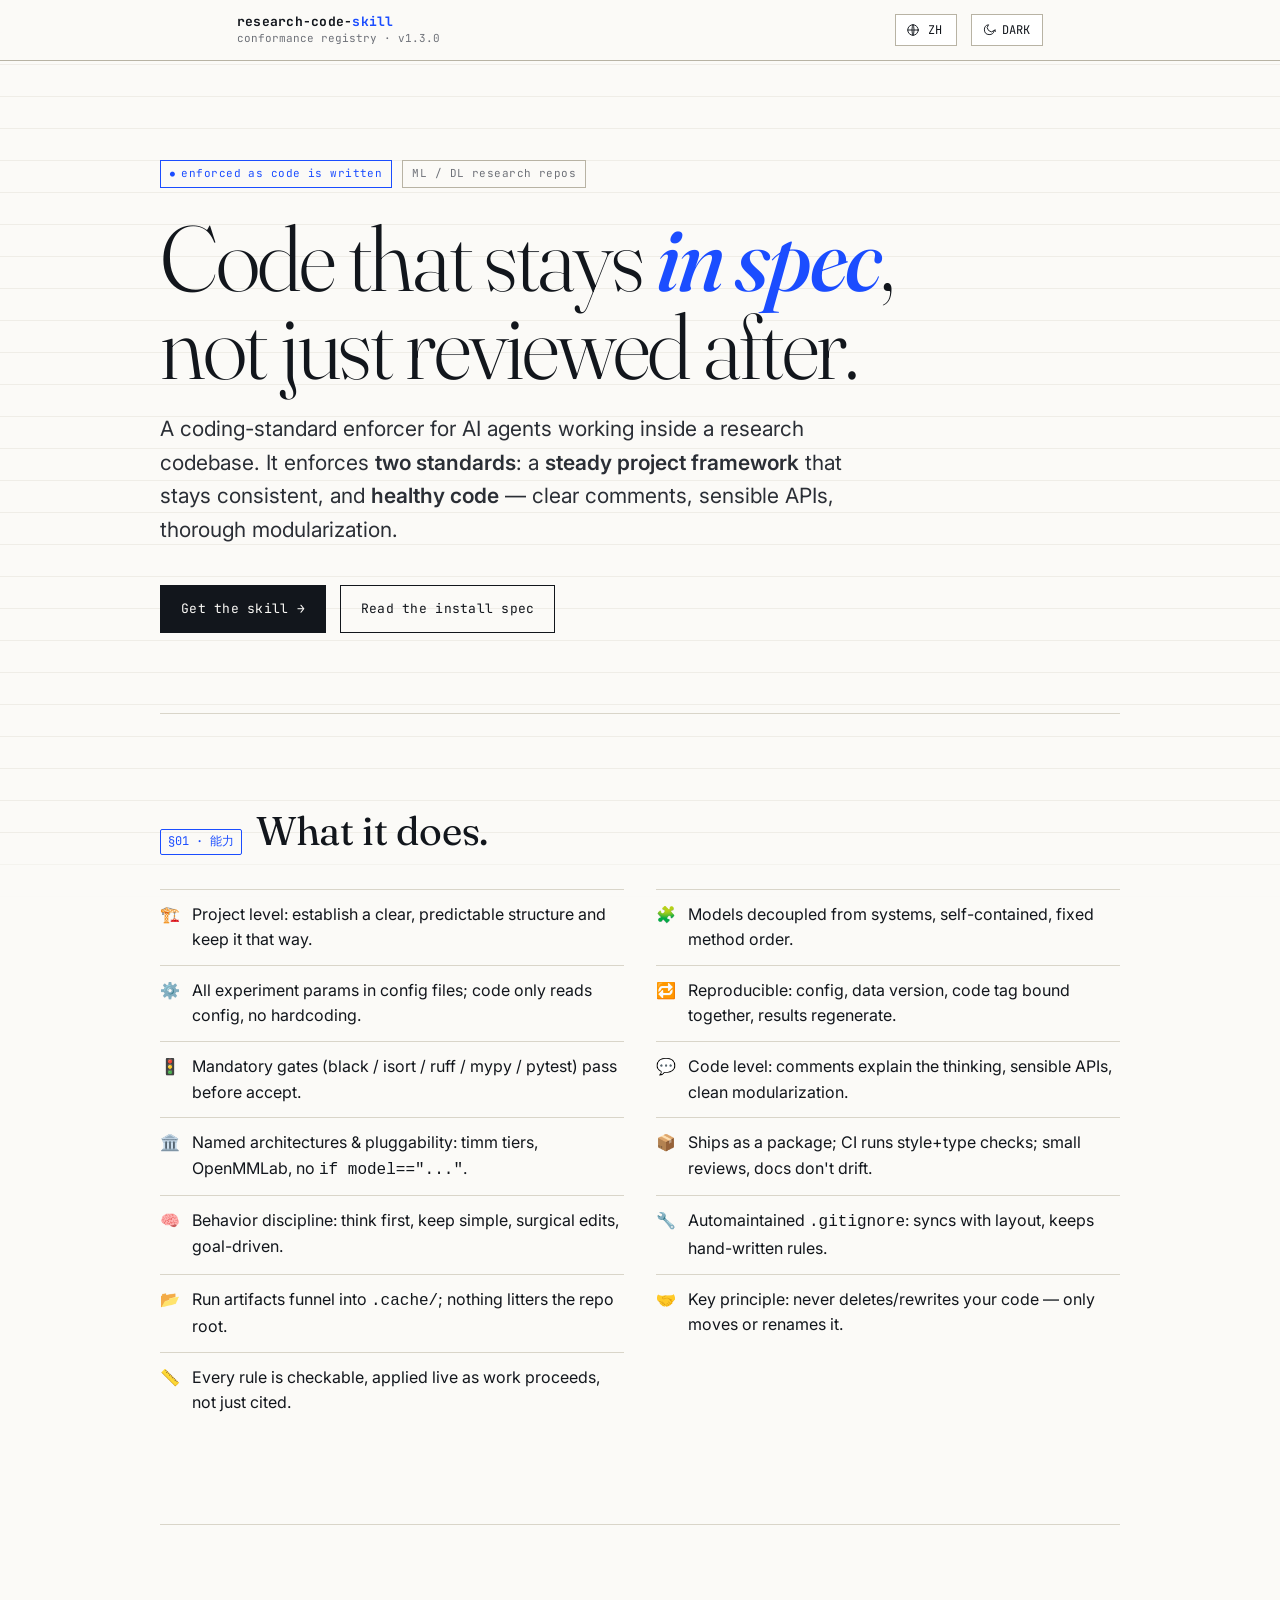
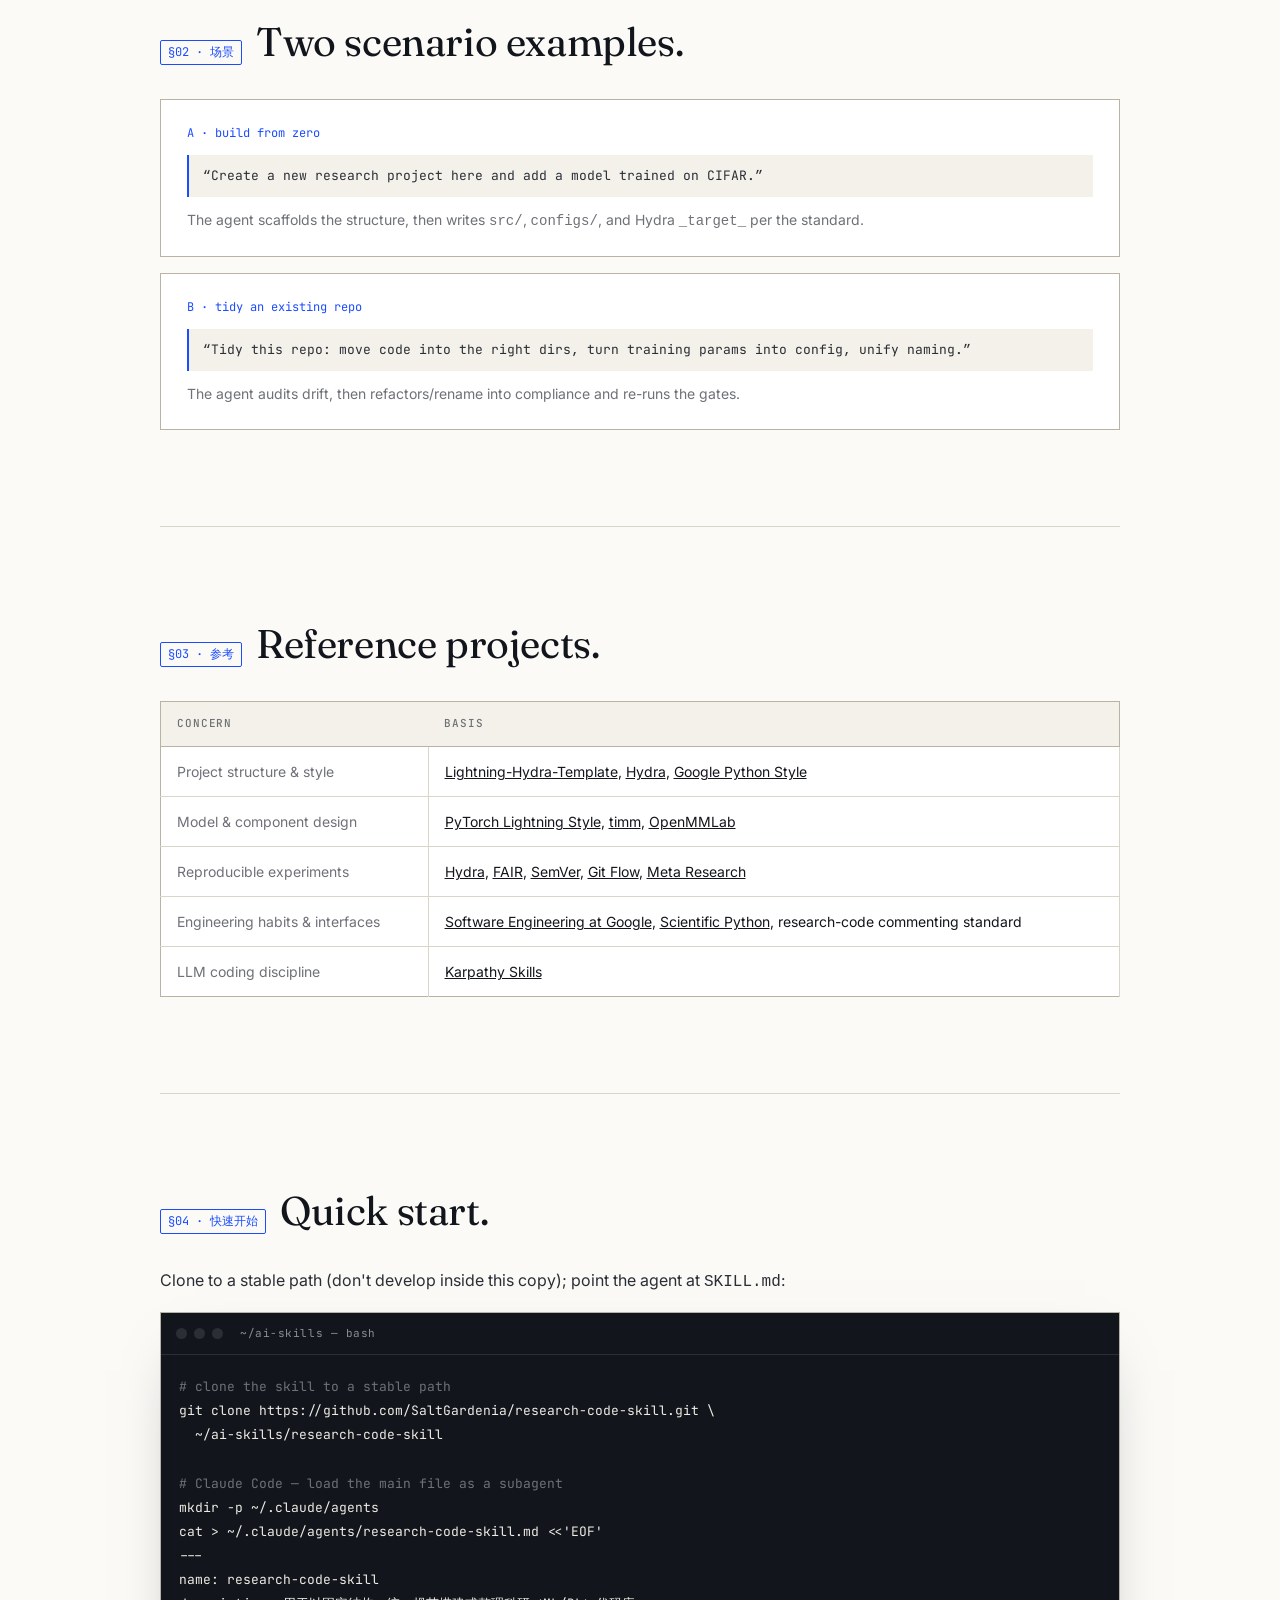
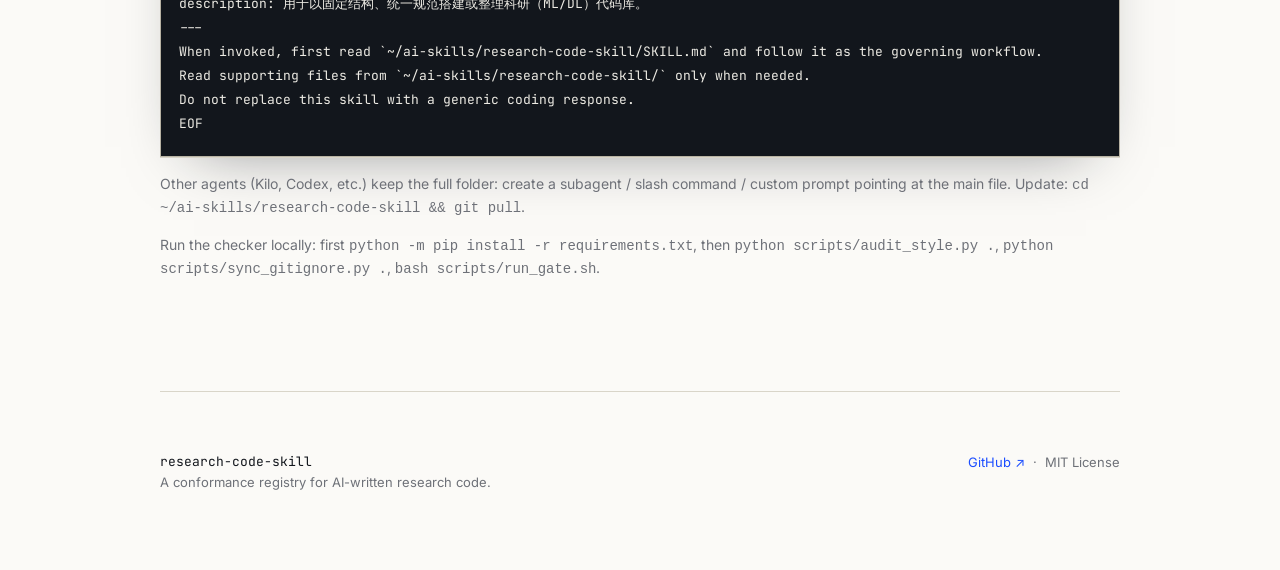
<file: docs/index.html>
<!DOCTYPE html>
<html lang="en">
<head>
<meta charset="UTF-8" />
<meta name="viewport" content="width=device-width, initial-scale=1.0" />
<title>research-code-skill — a conformance registry for AI-written research code</title>
<meta name="description" content="A coding-standard enforcer for AI agents in ML/DL research repos. Many trusted practices blended into four areas of focus, turned into concrete rules the skill applies and checks." />
<link rel="preconnect" href="https://fonts.googleapis.com" />
<link rel="preconnect" href="https://fonts.gstatic.com" crossorigin />
<link href="https://fonts.googleapis.com/css2?family=Fraunces:opsz,wght@9..144,300;9..144,400;9..144,500;9..144,600&family=Inter:wght@400;500;600&family=JetBrains+Mono:wght@400;500;700&display=swap" rel="stylesheet" />
<style>
  :root{
    --ink:#12161C;
    --paper:#FBFAF7;
    --panel:#F3F1EA;
    --rule:#D9D5C9;
    --rule-strong:#B8B3A4;
    --signal:#1B4DFF;
    --blocker:#C2452D;
    --muted:#6E7178;
    --lede:#2A2E35;
    --card:#FFFFFF;
    --term-bg:#12161C;
    --term-fg:#EDEBE4;
    --term-dim:#8A8E96;
    --term-line:#2A2E35;
    --term-c:#7C8CFF;
    --term-p:#6E7178;
    --shadow:0 1px 0 var(--rule), 0 24px 60px -34px rgba(18,22,28,.5);
    --content-max:960px;
    --tt-w:auto;
  }
  html[data-theme="dark"]{
    --ink:#EDEBE4;
    --paper:#0F1115;
    --panel:#16191F;
    --rule:#262A31;
    --rule-strong:#33393F;
    --signal:#5B8CFF;
    --blocker:#F06A4F;
    --muted:#9AA0A8;
    --lede:#C7CBD1;
    --card:#15181E;
    --term-bg:#05070A;
    --term-fg:#D7DBE0;
    --term-dim:#7E858E;
    --term-line:#22262D;
    --term-c:#8FB0FF;
    --term-p:#7E858E;
    --shadow:0 1px 0 var(--rule), 0 24px 60px -30px rgba(0,0,0,.7);
  }
  *{box-sizing:border-box}
  html{scroll-behavior:smooth}
  @media (prefers-reduced-motion:reduce){html{scroll-behavior:auto}}
  [hidden]{display:none!important}
  body{
    margin:0;
    background:var(--paper);
    color:var(--ink);
    font-family:"Inter",system-ui,sans-serif;
    font-size:16px;line-height:1.6;
    -webkit-font-smoothing:antialiased;text-rendering:optimizeLegibility;
    transition:background .25s,color .25s;
  }
  a{color:inherit}
  ::selection{background:var(--signal);color:#fff}

  /* paper grid backdrop */
  body::before{
    content:"";position:fixed;inset:0;z-index:0;pointer-events:none;
    background-image:linear-gradient(var(--rule) 1px,transparent 1px);
    background-size:100% 32px;opacity:.35;
    -webkit-mask-image:linear-gradient(180deg,transparent,#000 8%,#000 92%,transparent);
            mask-image:linear-gradient(180deg,transparent,#000 8%,#000 92%,transparent);
  }
  .mono{font-family:"JetBrains Mono",ui-monospace,monospace}
  .eyebrow{font-family:"JetBrains Mono",monospace;font-size:11px;letter-spacing:.22em;
    text-transform:uppercase;color:var(--muted);}

  /* ---------- top toolbar (replaces rail) ---------- */
  .topbar{
    position:sticky;top:0;z-index:5;
    border-bottom:1px solid var(--rule-strong);
    background:color-mix(in srgb,var(--paper) 88%,transparent);
    backdrop-filter:saturate(140%) blur(8px);
    -webkit-backdrop-filter:saturate(140%) blur(8px);
  }
  .topbar .in{max-width:var(--content-max);margin:0 auto;
    display:flex;align-items:center;gap:14px;padding:14px clamp(24px,6vw,88px)}
  .topbar .mark{font-family:"JetBrains Mono",monospace;font-weight:700;font-size:13px;
    letter-spacing:.02em;line-height:1.3;margin-right:auto}
  .topbar .mark b{color:var(--signal)}
  .topbar .mark small{display:block;font-weight:400;color:var(--muted);font-size:11px;letter-spacing:0}
  .toggle{display:inline-flex;align-items:center;gap:6px;cursor:pointer;
    font-family:"JetBrains Mono",monospace;font-size:12px;color:var(--ink);
    background:var(--card);border:1px solid var(--rule-strong);
    padding:7px 12px 7px 10px;transition:border-color .15s,color .15s,background .15s}
  .toggle:hover{border-color:var(--signal);color:var(--signal)}
  .toggle:focus-visible{outline:2px solid var(--signal);outline-offset:2px}
  .toggle .ic{width:14px;height:14px;display:inline-block;stroke:currentColor;fill:none;
    stroke-width:1.6;stroke-linecap:round;stroke-linejoin:round}
  .toggle .lbl{min-width:18px;text-align:center}

  /* ---------- main ---------- */
  .main{position:relative;z-index:1;padding:0 clamp(24px,6vw,88px)}
  section{max-width:var(--content-max);margin:0 auto;padding:96px 0;border-top:1px solid var(--rule)}
  section:first-child{border-top:0}
  .sec-head{display:flex;gap:14px;align-items:baseline;margin-bottom:34px}
  .sec-head .tag{font-family:"JetBrains Mono",monospace;font-size:12px;color:var(--signal);
    border:1px solid var(--signal);border-radius:2px;padding:2px 7px;white-space:nowrap}
  .sec-head h2{font-family:"Fraunces",serif;font-weight:400;font-optical-sizing:auto;
    font-size:clamp(26px,3.4vw,40px);line-height:1.05;margin:0;letter-spacing:-.01em}

  /* hero */
  .hero{padding-top:clamp(64px,11vh,120px);padding-bottom:80px;border-top:0}
  .hero .kicker{display:flex;gap:10px;flex-wrap:wrap;align-items:center;margin-bottom:26px}
  .pill{font-family:"JetBrains Mono",monospace;font-size:11px;letter-spacing:.04em;
    border:1px solid var(--rule-strong);padding:4px 9px;color:var(--muted)}
  .pill.live{color:var(--signal);border-color:var(--signal)}
  .pill.live::before{content:"●";margin-right:6px;font-size:8px;vertical-align:middle;
    animation:blink 2.4s steps(1) infinite}
  @keyframes blink{0%,60%{opacity:1}61%,100%{opacity:.25}}
  @media (prefers-reduced-motion:reduce){.pill.live::before{animation:none}}
  .hero h1{font-family:"Fraunces",serif;font-weight:300;font-optical-sizing:auto;
    font-size:clamp(40px,7.6vw,92px);line-height:.96;letter-spacing:-.025em;
    margin:0 0 8px;max-width:14ch}
  .hero h1 em{font-style:italic;font-weight:500;color:var(--signal)}
  .hero .lede{font-size:clamp(17px,2vw,21px);max-width:56ch;color:var(--lede);margin:22px 0 0}
  .hero .lede b{font-weight:600}
  .cta-row{display:flex;gap:14px;flex-wrap:wrap;margin-top:38px;align-items:center}
  .btn{font-family:"JetBrains Mono",monospace;font-size:13px;letter-spacing:.02em;
    text-decoration:none;padding:13px 20px;border:1px solid var(--ink);
    display:inline-flex;gap:9px;align-items:center;transition:transform .12s,background .15s,color .15s}
  .btn.primary{background:var(--ink);color:var(--paper)}
  .btn.primary:hover{background:var(--signal);border-color:var(--signal);transform:translateY(-2px)}
  .btn.ghost:hover{background:var(--ink);color:var(--paper);transform:translateY(-2px)}
  .btn:focus-visible{outline:2px solid var(--signal);outline-offset:3px}

  /* systems */
  .grid{display:grid;grid-template-columns:repeat(2,1fr);border:1px solid var(--rule-strong);background:var(--card)}
  .cell{padding:22px;border-right:1px solid var(--rule);border-bottom:1px solid var(--rule);position:relative}
  .cell:nth-child(2n){border-right:0}
  .cell .fam{font-family:"JetBrains Mono",monospace;font-size:12px;color:var(--signal);margin-bottom:10px}
  .cell h3{margin:0 0 6px;font-size:16px;font-weight:600}
  .cell p{margin:0;font-size:13.5px;color:var(--muted);line-height:1.55}
  .cell a{color:var(--signal);text-decoration:none;border-bottom:1px solid transparent;font-size:13px}
  .cell a:hover{border-color:var(--signal)}
  .cell .no{position:absolute;top:16px;right:18px;font-family:"JetBrains Mono",monospace;font-size:11px;color:var(--rule-strong)}

  /* comparison table */
  .cmp{width:100%;border-collapse:collapse;border:1px solid var(--rule-strong);
    background:var(--card);font-size:14px;overflow:hidden}
  .cmp thead th{font-family:"JetBrains Mono",monospace;font-size:11px;letter-spacing:.08em;
    text-transform:uppercase;text-align:left;color:var(--muted);font-weight:500;
    padding:13px 16px;border-bottom:1px solid var(--rule-strong);background:var(--panel);vertical-align:bottom}
  .cmp thead th.good{color:var(--signal)}
  .cmp tbody td{padding:14px 16px;border-bottom:1px solid var(--rule);
    border-right:1px solid var(--rule);vertical-align:top;line-height:1.5}
  .cmp tbody td:last-child{border-right:0}
  .cmp tbody tr:last-child td{border-bottom:0}
  .cmp td.was{color:var(--muted)}
  .cmp td.now{color:var(--ink)}
  .cmp td.why{color:var(--lede)}
  @media (max-width:720px){
    .cmp,.cmp thead,.cmp tbody,.cmp tr,.cmp th,.cmp td{display:block}
    .cmp thead{display:none}
    .cmp tbody tr{border-bottom:1px solid var(--rule-strong);padding:6px 0}
    .cmp tbody tr:last-child{border-bottom:0}
    .cmp tbody td{border-right:0;border-bottom:0;padding:8px 16px}
    .cmp td::before{content:attr(data-h);display:block;font-family:"JetBrains Mono",monospace;
      font-size:10px;letter-spacing:.08em;text-transform:uppercase;color:var(--muted);margin-bottom:3px}
  }

  /* axes */
  .axes{display:grid;grid-template-columns:1fr 1fr;gap:0;border:1px solid var(--rule-strong)}
  .axis{padding:30px;border-right:1px solid var(--rule-strong)}
  .axis:last-child{border-right:0}
  .axis .big{font-family:"Fraunces",serif;font-size:56px;line-height:1;font-weight:300;color:var(--signal)}
  .axis h3{margin:14px 0 8px;font-size:18px;font-weight:600}
  .axis p{margin:0;color:var(--muted);font-size:14px}

  /* scenarios */
  .scn{display:grid;gap:16px}
  .card{border:1px solid var(--rule-strong);background:var(--card);padding:24px 26px}
  .card .lbl{font-family:"JetBrains Mono",monospace;font-size:12px;color:var(--signal);margin-bottom:8px}
  .card h3{margin:0 0 10px;font-size:19px;font-weight:600}
  .card .say{font-family:"JetBrains Mono",monospace;font-size:13px;background:var(--panel);
    border-left:2px solid var(--signal);padding:11px 14px;color:var(--lede);margin-top:12px;line-height:1.5}

  /* install */
  .terminal{border:1px solid var(--rule-strong);background:var(--term-bg);color:var(--term-fg);overflow:hidden;box-shadow:var(--shadow)}
  .terminal .tb{display:flex;gap:7px;padding:12px 15px;border-bottom:1px solid var(--term-line);align-items:center}
  .terminal .tb i{width:11px;height:11px;border-radius:50%;background:var(--term-line);display:inline-block}
  .terminal .tb span{margin-left:10px;font-family:"JetBrains Mono",monospace;font-size:11px;color:var(--term-dim);letter-spacing:.05em}
  .terminal pre{margin:0;padding:20px 18px;font-family:"JetBrains Mono",monospace;font-size:13px;line-height:1.85;overflow-x:auto}
  .terminal .c{color:var(--term-c)}
  .terminal .p{color:var(--term-p)}
  .note{font-size:13px;color:var(--muted);margin-top:14px}

  footer{max-width:var(--content-max);margin:0 auto;padding:60px 0 90px;border-top:1px solid var(--rule);
    display:flex;justify-content:space-between;flex-wrap:wrap;gap:20px;font-size:13px;color:var(--muted)}
  footer .mono{color:var(--ink)}
  footer a{color:var(--signal);text-decoration:none}
  footer a:hover{text-decoration:underline}

  @media (max-width:880px){
    .grid,.axes{grid-template-columns:1fr}
    .cell:nth-child(2n){border-right:1px solid var(--rule)}
    .axis{border-right:0;border-bottom:1px solid var(--rule-strong)}
    .axis:last-child{border-bottom:0}
    .row{grid-template-columns:96px 1fr;grid-template-areas:"code sev" "desc desc";row-gap:6px}
    .row .code{grid-area:code}.row .sev{grid-area:sev}.row .desc{grid-area:desc}
    section{padding:64px 0}
    .terminal pre{font-size:11.5px;white-space:pre-wrap;word-break:break-word;line-height:1.7}
    .hero h1{font-size:clamp(38px,11vw,60px)}
  }
</style>
</head>
<body>
<!-- TOP BAR -->
<header class="topbar">
  <div class="in">
    <div class="mark">research&#8209;code&#8209;<b>skill</b><small data-en>conformance registry · v1.3.0</small><small data-zh>一致性规则登记表 · v1.3.0</small></div>
    <button class="toggle" id="langBtn" type="button" aria-pressed="false" title="Switch language">
      <svg class="ic" viewBox="0 0 24 24" aria-hidden="true"><circle cx="12" cy="12" r="9"/><path d="M3 12h18M12 3c2.5 2.5 2.5 15 0 18M12 3c-2.5 2.5-2.5 15 0 18"/></svg>
      <span class="lbl" id="langLbl">ZH</span>
    </button>
    <button class="toggle" id="themeBtn" type="button" aria-pressed="false" title="Toggle theme">
      <svg class="ic" id="themeIc" viewBox="0 0 24 24" aria-hidden="true"><circle cx="12" cy="12" r="4.5"/><path d="M12 2v2M12 20v2M2 12h2M20 12h2M4.9 4.9l1.4 1.4M17.7 17.7l1.4 1.4M19.1 4.9l-1.4 1.4M6.3 17.7l-1.4 1.4"/></svg>
      <span class="lbl" id="themeLbl">DARK</span>
    </button>
  </div>
</header>

<main class="main">

  <!-- HERO / THESIS -->
  <section class="hero" id="thesis">
    <div class="kicker">
      <span class="pill live" data-en>enforced as code is written</span>
      <span class="pill live" data-zh hidden>随代码写入即时约束</span>
      <span class="pill" data-en>ML / DL research repos</span>
      <span class="pill" data-zh hidden>机器学习 / 深度学习仓库</span>
    </div>
    <h1 data-en>Code that stays <em>in&nbsp;spec</em>, not just reviewed after.</h1>
    <h1 data-zh hidden>代码始终<em>符合规范</em>，而非事后才审查。</h1>
    <p class="lede" data-en>A coding-standard enforcer for AI agents working inside a research codebase. It enforces <b>two standards</b>: a <b>steady project framework</b> that stays consistent, and <b>healthy code</b> — clear comments, sensible APIs, thorough modularization.</p>
    <p class="lede" data-zh hidden>一个面向 AI 智能体的编码规范执行器，作用于科研代码库。它在 Agent 工作时强制执行<b>两项规范</b>：一套<b>稳定、始终一致的项目框架</b>，以及<b>健康的代码</b>——注释清晰、API 设计合理、模块化完善。</p>
    <div class="cta-row">
      <a class="btn primary" href="https://github.com/SaltGardenia/research-code-skill" data-en>Get the skill →</a>
      <a class="btn primary" href="https://github.com/SaltGardenia/research-code-skill" data-zh hidden>获取 Skill →</a>
      <a class="btn ghost" href="#install" data-en>Read the install spec</a>
      <a class="btn ghost" href="#install" data-zh hidden>查看安装说明</a>
    </div>
  </section>

  <!-- CAPABILITIES (mirrors README) -->
  <section id="caps">
    <div class="sec-head"><span class="tag">§01 · 能力</span><h2 data-en>What it does.</h2><h2 data-zh hidden>能力列表。</h2></div>
    <ul style="list-style:none;margin:0;padding:0;display:grid;grid-template-columns:1fr 1fr;gap:0 32px">
      <li style="display:flex;gap:12px;align-items:baseline;padding:12px 0;border-top:1px solid var(--rule)"><span class="mono" data-en>🏗️</span><span data-en>Project level: establish a clear, predictable structure and keep it that way.</span><span class="mono" data-zh hidden>🏗️</span><span data-zh hidden>项目层面，建立一套清晰、可预期的结构并长期保持。</span></li>
      <li style="display:flex;gap:12px;align-items:baseline;padding:12px 0;border-top:1px solid var(--rule)"><span class="mono" data-en>🧩</span><span data-en>Models decoupled from systems, self-contained, fixed method order.</span><span class="mono" data-zh hidden>🧩</span><span data-zh hidden>模型与系统分离，模型自包含，遵循固定方法顺序。</span></li>
      <li style="display:flex;gap:12px;align-items:baseline;padding:12px 0;border-top:1px solid var(--rule)"><span class="mono" data-en>⚙️</span><span data-en>All experiment params in config files; code only reads config, no hardcoding.</span><span class="mono" data-zh hidden>⚙️</span><span data-zh hidden>实验参数一律走配置文件，代码只从配置读取，杜绝硬编码。</span></li>
      <li style="display:flex;gap:12px;align-items:baseline;padding:12px 0;border-top:1px solid var(--rule)"><span class="mono" data-en>🔁</span><span data-en>Reproducible: config, data version, code tag bound together, results regenerate.</span><span class="mono" data-zh hidden>🔁</span><span data-zh hidden>实验可复现：配置、数据版本、代码 tag 三者绑定，结果可重生。</span></li>
      <li style="display:flex;gap:12px;align-items:baseline;padding:12px 0;border-top:1px solid var(--rule)"><span class="mono" data-en>🚦</span><span data-en>Mandatory gates (black / isort / ruff / mypy / pytest) pass before accept.</span><span class="mono" data-zh hidden>🚦</span><span data-zh hidden>强制质量门（black / isort / ruff / mypy / pytest），变更接受前必须通过。</span></li>
      <li style="display:flex;gap:12px;align-items:baseline;padding:12px 0;border-top:1px solid var(--rule)"><span class="mono" data-en>💬</span><span data-en>Code level: comments explain the thinking, sensible APIs, clean modularization.</span><span class="mono" data-zh hidden>💬</span><span data-zh hidden>代码层面，注释讲清思路、API 设计合理、模块化完善。</span></li>
      <li style="display:flex;gap:12px;align-items:baseline;padding:12px 0;border-top:1px solid var(--rule)"><span class="mono" data-en>🏛️</span><span data-en>Named architectures &amp; pluggability: timm tiers, OpenMMLab, no <code>if model=="..."</code>.</span><span class="mono" data-zh hidden>🏛️</span><span data-zh hidden>命名架构加可插拔：timm 分层、OpenMMLab 注册即用，拒绝 <code>if model == "..."</code> 分支。</span></li>
      <li style="display:flex;gap:12px;align-items:baseline;padding:12px 0;border-top:1px solid var(--rule)"><span class="mono" data-en>📦</span><span data-en>Ships as a package; CI runs style+type checks; small reviews, docs don't drift.</span><span class="mono" data-zh hidden>📦</span><span data-zh hidden>以可安装包交付，CI 跑风格与类型检查，小步评审、接口文档不漂移。</span></li>
      <li style="display:flex;gap:12px;align-items:baseline;padding:12px 0;border-top:1px solid var(--rule)"><span class="mono" data-en>🧠</span><span data-en>Behavior discipline: think first, keep simple, surgical edits, goal-driven.</span><span class="mono" data-zh hidden>🧠</span><span data-zh hidden>行为纪律：先想后写、保持简单、外科手术式改动、目标驱动执行。</span></li>
      <li style="display:flex;gap:12px;align-items:baseline;padding:12px 0;border-top:1px solid var(--rule)"><span class="mono" data-en>🔧</span><span data-en>Automaintained <code>.gitignore</code>: syncs with layout, keeps hand-written rules.</span><span class="mono" data-zh hidden>🔧</span><span data-zh hidden>自动维护的 <code>.gitignore</code>：随目录结构变化同步忽略规则，不破坏手写规则。</span></li>
      <li style="display:flex;gap:12px;align-items:baseline;padding:12px 0;border-top:1px solid var(--rule)"><span class="mono" data-en>📂</span><span data-en>Run artifacts funnel into <code>.cache/</code>; nothing litters the repo root.</span><span class="mono" data-zh hidden>📂</span><span data-zh hidden>运行产物收口到 <code>.cache/</code>，仓库根不散落缓存文件。</span></li>
      <li style="display:flex;gap:12px;align-items:baseline;padding:12px 0;border-top:1px solid var(--rule)"><span class="mono" data-en>🤝</span><span data-en>Key principle: never deletes/rewrites your code — only moves or renames it.</span><span class="mono" data-zh hidden>🤝</span><span data-zh hidden>关键原则：Agent 不会随意删除或重写你的代码，只移动、重命名以保持行为不变。</span></li>
      <li style="display:flex;gap:12px;align-items:baseline;padding:12px 0;border-top:1px solid var(--rule)"><span class="mono" data-en>📏</span><span data-en>Every rule is checkable, applied live as work proceeds, not just cited.</span><span class="mono" data-zh hidden>📏</span><span data-zh hidden>每条规范编码为可检查的规则，随工作实时应用与校验，而非仅引用文档。</span></li>
    </ul>
  </section>

  <!-- SCENARIOS (mirrors README) -->
  <section id="scenarios">
    <div class="sec-head"><span class="tag">§02 · 场景</span><h2 data-en>Two scenario examples.</h2><h2 data-zh hidden>两个场景示例。</h2></div>
    <div class="scn">
      <div class="card">
        <div class="lbl" data-en>A · build from zero</div>
        <div class="lbl" data-zh hidden>A · 从零搭建</div>
        <div class="say" data-en>“Create a new research project here and add a model trained on CIFAR.”</div>
        <div class="say" data-zh hidden>“在这里新建一个科研项目，并添加一个在 CIFAR 上训练的模型。”</div>
        <p data-en style="margin:12px 0 0;color:var(--muted);font-size:14px">The agent scaffolds the structure, then writes <code>src/</code>, <code>configs/</code>, and Hydra <code>_target_</code> per the standard.</p>
        <p data-zh hidden style="margin:12px 0 0;color:var(--muted);font-size:14px">Agent 从骨架建结构，再按规范写 <code>src/</code>、<code>configs/</code>、Hydra <code>_target_</code>。</p>
      </div>
      <div class="card">
        <div class="lbl" data-en>B · tidy an existing repo</div>
        <div class="lbl" data-zh hidden>B · 整理已有仓库</div>
        <div class="say" data-en>“Tidy this repo: move code into the right dirs, turn training params into config, unify naming.”</div>
        <div class="say" data-zh hidden>“整理这个仓库：代码归位，训练参数改配置，命名统一。”</div>
        <p data-en style="margin:12px 0 0;color:var(--muted);font-size:14px">The agent audits drift, then refactors/rename into compliance and re-runs the gates.</p>
        <p data-zh hidden style="margin:12px 0 0;color:var(--muted);font-size:14px">Agent 先审计偏离，再重构重命名至合规，重跑校验门确认。</p>
      </div>
    </div>
  </section>

  <!-- REFERENCES (mirrors README) -->
  <section id="refs">
    <div class="sec-head"><span class="tag">§03 · 参考</span><h2 data-en>Reference projects.</h2><h2 data-zh hidden>参考项目。</h2></div>
    <table class="cmp">
      <thead>
        <tr>
          <th data-en>Concern</th><th data-zh hidden>关注领域</th>
          <th data-en>Basis</th><th data-zh hidden>依据</th>
        </tr>
      </thead>
      <tbody>
        <tr>
          <td class="was" data-en data-h="Concern">Project structure &amp; style</td><td class="was" data-zh hidden data-h="关注领域">项目结构与写法</td>
          <td class="now" data-en data-h="Basis"><a href="https://github.com/ashleve/lightning-hydra-template">Lightning-Hydra-Template</a>, <a href="https://hydra.cc/">Hydra</a>, <a href="https://google.github.io/styleguide/pyguide.html">Google Python Style</a></td><td class="now" data-zh hidden data-h="依据"><a href="https://github.com/ashleve/lightning-hydra-template">Lightning-Hydra-Template</a>、<a href="https://hydra.cc/">Hydra</a>、<a href="https://google.github.io/styleguide/pyguide.html">Google Python Style</a></td>
        </tr>
        <tr>
          <td class="was" data-en data-h="Concern">Model &amp; component design</td><td class="was" data-zh hidden data-h="关注领域">模型与组件设计</td>
          <td class="now" data-en data-h="Basis"><a href="https://lightning.ai/docs/pytorch/stable/starter/style_guide.html">PyTorch Lightning Style</a>, <a href="https://github.com/huggingface/pytorch-image-models">timm</a>, <a href="https://github.com/open-mmlab">OpenMMLab</a></td><td class="now" data-zh hidden data-h="依据"><a href="https://lightning.ai/docs/pytorch/stable/starter/style_guide.html">PyTorch Lightning Style</a>、<a href="https://github.com/huggingface/pytorch-image-models">timm</a>、<a href="https://github.com/open-mmlab">OpenMMLab</a></td>
        </tr>
        <tr>
          <td class="was" data-en data-h="Concern">Reproducible experiments</td><td class="was" data-zh hidden data-h="关注领域">可复现实验</td>
          <td class="now" data-en data-h="Basis"><a href="https://hydra.cc/">Hydra</a>, <a href="https://www.go-fair.org/fair-principles/">FAIR</a>, <a href="https://semver.org/">SemVer</a>, <a href="https://nvie.com/posts/a-successful-git-branching-model/">Git Flow</a>, <a href="https://github.com/facebookresearch">Meta Research</a></td><td class="now" data-zh hidden data-h="依据"><a href="https://hydra.cc/">Hydra</a>、<a href="https://www.go-fair.org/fair-principles/">FAIR</a>、<a href="https://semver.org/">SemVer</a>、<a href="https://nvie.com/posts/a-successful-git-branching-model/">Git Flow</a>、<a href="https://github.com/facebookresearch">Meta Research</a></td>
        </tr>
        <tr>
          <td class="was" data-en data-h="Concern">Engineering habits &amp; interfaces</td><td class="was" data-zh hidden data-h="关注领域">工程习惯与接口</td>
          <td class="now" data-en data-h="Basis"><a href="https://google.github.io/eng-practices/">Software Engineering at Google</a>, <a href="https://learn.scientific-python.org/development/">Scientific Python</a>, research-code commenting standard</td><td class="now" data-zh hidden data-h="依据"><a href="https://google.github.io/eng-practices/">Software Engineering at Google</a>、<a href="https://learn.scientific-python.org/development/">Scientific Python</a>、科研代码注释规范</td>
        </tr>
        <tr>
          <td class="was" data-en data-h="Concern">LLM coding discipline</td><td class="was" data-zh hidden data-h="关注领域">LLM 编码纪律</td>
          <td class="now" data-en data-h="Basis"><a href="https://github.com/multica-ai/andrej-karpathy-skills">Karpathy Skills</a></td><td class="now" data-zh hidden data-h="依据"><a href="https://github.com/multica-ai/andrej-karpathy-skills">Karpathy Skills</a></td>
        </tr>
      </tbody>
    </table>
  </section>

  <!-- QUICK START (mirrors README) -->
  <section id="install">
    <div class="sec-head"><span class="tag">§04 · 快速开始</span><h2 data-en>Quick start.</h2><h2 data-zh hidden>快速开始。</h2></div>
    <p data-en style="color:var(--lede);max-width:64ch">Clone to a stable path (don't develop inside this copy); point the agent at <code>SKILL.md</code>:</p>
    <p data-zh hidden style="color:var(--lede);max-width:64ch">克隆到稳定路径（不要在此副本内开发），让 Agent 指向 <code>SKILL.md</code>：</p>
    <div class="terminal">
      <div class="tb"><i></i><i></i><i></i><span>~/ai-skills — bash</span></div>
<pre><span class="p" data-en># clone the skill to a stable path</span><span class="p" data-zh hidden># 克隆 skill 到稳定路径</span>
git clone https://github.com/SaltGardenia/research-code-skill.git \
  ~/ai-skills/research-code-skill

<span class="p" data-en># Claude Code — load the main file as a subagent</span><span class="p" data-zh hidden># Claude Code —— 用 subagent 加载主文件</span>
mkdir -p ~/.claude/agents
cat &gt; ~/.claude/agents/research-code-skill.md &lt;&lt;'EOF'
---
name: research-code-skill
description: 用于以固定结构、统一规范搭建或整理科研（ML/DL）代码库。
---
When invoked, first read `~/ai-skills/research-code-skill/SKILL.md` and follow it as the governing workflow.
Read supporting files from `~/ai-skills/research-code-skill/` only when needed.
Do not replace this skill with a generic coding response.
EOF</pre>
    </div>
    <p data-en style="color:var(--muted);font-size:14px;margin-top:16px">Other agents (Kilo, Codex, etc.) keep the full folder: create a subagent / slash command / custom prompt pointing at the main file. Update: <code>cd ~/ai-skills/research-code-skill &amp;&amp; git pull</code>.</p>
    <p data-zh hidden style="color:var(--muted);font-size:14px;margin-top:16px">其他 Agent（Kilo、Codex 等）同样保留完整文件夹，创建指向主文件的 subagent / slash command / 自定义 prompt。更新：<code>cd ~/ai-skills/research-code-skill &amp;&amp; git pull</code>。</p>
    <p data-en style="color:var(--muted);font-size:14px">Run the checker locally: first <code>python -m pip install -r requirements.txt</code>, then <code>python scripts/audit_style.py .</code>, <code>python scripts/sync_gitignore.py .</code>, <code>bash scripts/run_gate.sh</code>.</p>
    <p data-zh hidden style="color:var(--muted);font-size:14px">本地运行检查器：先 <code>python -m pip install -r requirements.txt</code>，再依次运行 <code>python scripts/audit_style.py .</code>、<code>python scripts/sync_gitignore.py .</code>、<code>bash scripts/run_gate.sh</code>。</p>
  </section>

  <footer>
    <div>
      <div class="mono">research-code-skill</div>
      <div data-en>A conformance registry for AI-written research code.</div>
      <div data-zh hidden>面向 AI 撰写科研代码的一致性规则登记表。</div>
    </div>
    <div>
      <div><a href="https://github.com/SaltGardenia/research-code-skill">GitHub ↗</a> &nbsp;·&nbsp; MIT License</div>
    </div>
  </footer>

</main>

<script>
  (function(){
    var root = document.documentElement;
    var LS = window.localStorage;

    /* ---- language ---- */
    var langBtn = document.getElementById('langBtn');
    var langLbl = document.getElementById('langLbl');
    function setLang(lang){
      var en = (lang === 'en');
      root.lang = en ? 'en' : 'zh';
      langLbl.textContent = en ? 'ZH' : 'EN';
      langBtn.setAttribute('aria-pressed', String(!en));
      document.querySelectorAll('[data-en]').forEach(function(el){ el.hidden = !en; });
      document.querySelectorAll('[data-zh]').forEach(function(el){ el.hidden = en; });
      try{ LS.setItem('rcs-lang', lang); }catch(e){}
    }
    langBtn.addEventListener('click', function(){
      setLang(root.lang === 'en' ? 'zh' : 'en');
    });

    /* ---- theme ---- */
    var themeBtn = document.getElementById('themeBtn');
    var themeLbl = document.getElementById('themeLbl');
    var themeIc = document.getElementById('themeIc');
    function setTheme(theme){
      var dark = (theme === 'dark');
      root.setAttribute('data-theme', theme);
      themeLbl.textContent = dark ? 'LIGHT' : 'DARK';
      themeBtn.setAttribute('aria-pressed', String(dark));
      // swap icon: sun when dark (click to go light), moon when light
      themeIc.innerHTML = dark
        ? '<circle cx="12" cy="12" r="4.5"/><path d="M12 2v2M12 20v2M2 12h2M20 12h2M4.9 4.9l1.4 1.4M17.7 17.7l1.4 1.4M19.1 4.9l-1.4 1.4M6.3 17.7l-1.4 1.4"/>'
        : '<path d="M21 12.8A8.5 8.5 0 1 1 11.2 3a6.6 6.6 0 0 0 9.8 9.8 6.6 6.6 0 0 0 9.8 0z" />';
      try{ LS.setItem('rcs-theme', theme); }catch(e){}
    }
    themeBtn.addEventListener('click', function(){
      setTheme(root.getAttribute('data-theme') === 'dark' ? 'light' : 'dark');
    });

    /* ---- init (no flash) ---- */
    var savedTheme = 'light', savedLang = 'en';
    try{
      savedTheme = LS.getItem('rcs-theme')
        || (window.matchMedia('(prefers-color-scheme: dark)').matches ? 'dark' : 'light');
      savedLang = LS.getItem('rcs-lang') || 'en';
    }catch(e){}
    setTheme(savedTheme);
    setLang(savedLang);
  })();
</script>
</body>
</html>
</file>
